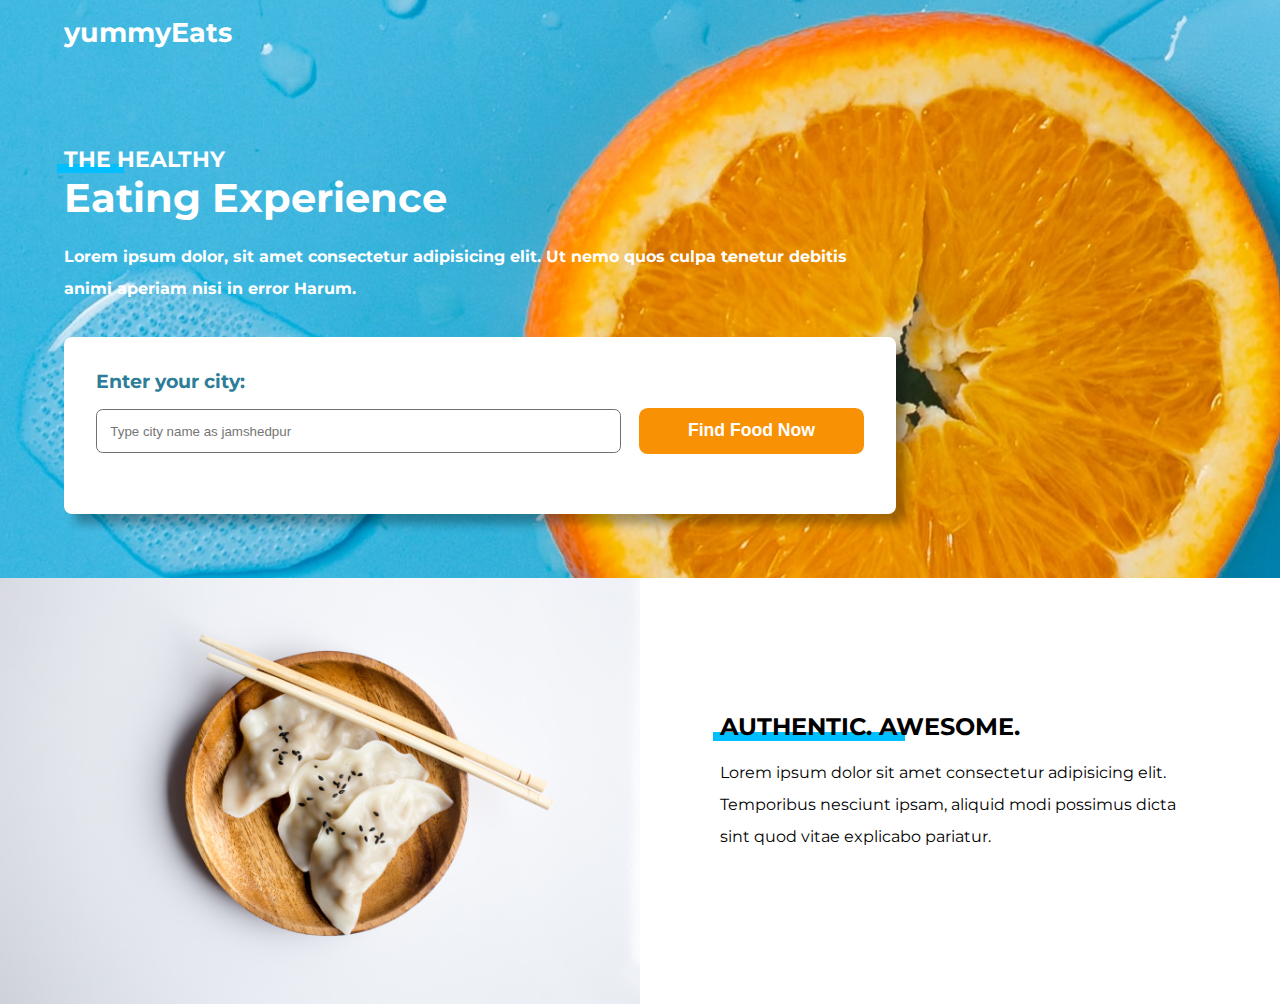
<file: food_ordering_portal/index.html>
<!DOCTYPE html>
<html lang="en">
<head>
    <meta charset="UTF-8">
    <meta http-equiv="X-UA-Compatible" content="IE=edge">
    <meta name="viewport" content="width=device-width, initial-scale=1.0">
    <title>yummyEats- 1</title>
    <link rel="icon" href="https://img.icons8.com/color/48/fa314a/half-orange.png" type="image/x-icon">
    <link rel="stylesheet" href="css/main.css">
    <script>
        function city_Name()
        {
            var city_val= document.getElementById('city').value;
            if (city_val == 'jamshedpur' || city_val =='Jamshedpur')
            {
                window.location.replace("index1.html");
            }else{
                alert("Sorry our services are limited right now. Please type correct city name");
            }
        }
    </script>
</head>
<body>
<div class="hero-bg">
<section class="top">
<header>
<a href="#">yummyEats</a>
</header>
<h1><span>The Healthy</span> Eating Experience</h1>
<p>Lorem ipsum dolor, sit amet consectetur adipisicing elit. Ut nemo quos culpa tenetur debitis animi aperiam nisi in error Harum.</p>
<div class="form-container">
<form action="">
    <div class="form-left">
    <label for="city">Enter your city:</label>
    <input type="text" name="city" id="city" value="" placeholder="Type city name as jamshedpur">
    <p>Example: "San Diego"</p>
    </div>
    <input type="button" value="Find Food Now" onclick="city_Name()">
</form>
</div>
</section>
</div> 
<section class="Authentic">
    <div class="right-col">
        <h2>Authentic. Awesome.</h2>
        <p>Lorem ipsum dolor sit amet consectetur adipisicing elit. Temporibus nesciunt ipsam, aliquid modi possimus dicta sint quod vitae explicabo pariatur.</p>
    </div>
    <img src="images/food.jpg" alt="food on a plate">
</section>
</body>
</html>
</file>
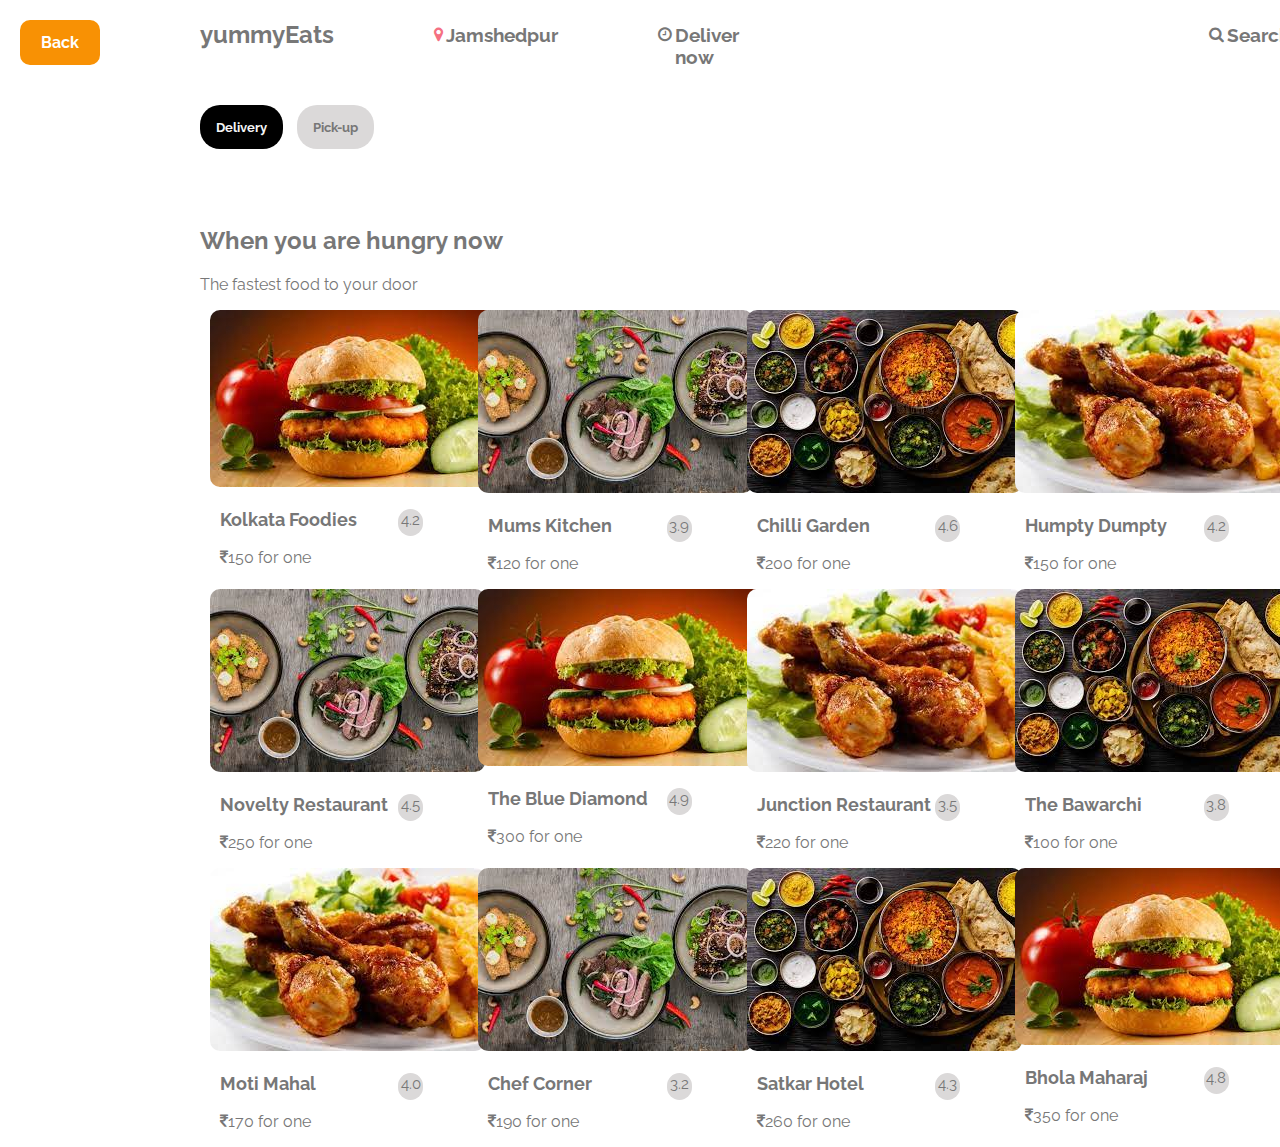
<file: food_ordering_portal/index1.html>
<!DOCTYPE html>
<html lang="en">
<head>
    <meta charset="UTF-8">
    <meta http-equiv="X-UA-Compatible" content="IE=edge">
    <meta name="viewport" content="width=device-width, initial-scale=1.0">
    <title>yummyEats- 2</title>
    <link rel="icon" href="https://img.icons8.com/color/48/fa314a/half-orange.png" type="image/x-icon">
    <link rel="stylesheet" href="css/main1.css">
    <script>
        function go_back(){
    window.location.replace("index.html");
}
        function res_in_details(){
            window.location.replace("index2.html");
        }
    </script>
</head>
<body>
    <div class="back">
        <button class="back_btn" onclick="go_back()">Back</button>
    </div>
    <div class="main">
        <div class="nav"><link rel="stylesheet" href="https://cdnjs.cloudflare.com/ajax/libs/font-awesome/4.7.0/css/font-awesome.min.css">
        <div class="header"><h2>yummyEats</h2></div>
        <div class="location"><i class="fa fa-map-marker"></i><h3>Jamshedpur</h3></div>
        <div class="deliverN"><i class="fa fa-clock-o"></i><h3>Deliver now</h3></div>
        <div id="right">
        <div class="search"><i class="fa fa-search"></i><h3>Search</h3></div>
        <div class="signin"><h3>Sign in</h3></div>
        </div>
        </div>
        <br>
        <div class="buttons">
            <button class="click" id="delivery"></image>Delivery</button>
            <button class="click" id="pickup">Pick-up</button>
        </div>
        <br><br><br>
        <div class="header1">
        <h2>When you are hungry now</h2>
        <p class="fast">The fastest food to your door</p>
    </div>
    <div class="row">
        <div class="column">
            <div class="imtext">
            <img class="card" src="images/hotel4.jpg" onclick="res_in_details()">
            <div class="hotel_text" onclick="res_in_details()">
            <div class="rating">4.2</div>
            <p class="text">Kolkata Foodies</p>
            <p class="text1"><i class="fa fa-inr"></i>150 for one</p>
            </div>
            </div>
        </div>
        <div class="column">
            <div class="imtext">
            <img class="card" src="images/hotel2.jpg" onclick="res_in_details()">
            <div class="hotel_text" onclick="res_in_details()">
            <div class="rating">3.9</div>
            <p class="text">Mums Kitchen</p>
            <p class="text1"><i class="fa fa-inr"></i>120 for one</p>
            </div>
            </div>
        </div>
        <div class="column">
            <div class="imtext">
            <img class="card" src="images/hotel3.jpg" onclick="res_in_details()">
            <div class="hotel_text" onclick="res_in_details()">
            <div class="rating">4.6</div>
            <p class="text">Chilli Garden</p>
            <p class="text1"><i class="fa fa-inr"></i>200 for one</p>
        </div>
        </div>
        </div>
        
            <div class="column">
                <div class="imtext">
                <img class="card" src="images/hotel1.jpg" onclick="res_in_details()">
                <div class="hotel_text" onclick="res_in_details()">
                <div class="rating">4.2</div>
                <p class="text">Humpty Dumpty</p>
                <p class="text1"><i class="fa fa-inr"></i>150 for one</p>
            </div>
                </div>
            </div>
            <div class="column">
                <div class="imtext">
                <img class="card" src="images/hotel2.jpg" onclick="res_in_details()">
                <div class="hotel_text" onclick="res_in_details()">
                <div class="rating">4.5</div>
                <p class="text">Novelty Restaurant</p>
                <p class="text1"><i class="fa fa-inr"></i>250 for one</p>
            </div>
                </div>
            </div>
            <div class="column">
                <div class="imtext">
                <img class="card" src="images/hotel4.jpg" onclick="res_in_details()">
                <div class="hotel_text" onclick="res_in_details()">
                <div class="rating">4.9</div>
                <p class="text">The Blue Diamond</p>
                <p class="text1"><i class="fa fa-inr"></i>300 for one</p>
            </div>
                </div>
            </div>
            <div class="column">
                <div class="imtext">
                <img class="card" src="images/hotel1.jpg" onclick="res_in_details()">
                <div class="hotel_text" onclick="res_in_details()">
                <div class="rating">3.5</div>
                <p class="text">Junction Restaurant</p>
                <p class="text1"><i class="fa fa-inr"></i>220 for one</p>
            </div>
                </div>
            </div>
            <div class="column">
                <div class="imtext">
                <img class="card" src="images/hotel3.jpg" onclick="res_in_details()">
                <div class="hotel_text" onclick="res_in_details()">
                <div class="rating">3.8</div>
                <p class="text">The Bawarchi</p>
                <p class="text1"><i class="fa fa-inr"></i>100 for one</p>
            </div>
                </div>
            </div>
            <div class="column">
                <div class="imtext">
                <img class="card" src="images/hotel1.jpg" onclick="res_in_details()">
                <div class="hotel_text" onclick="res_in_details()">
                <div class="rating">4.0</div>
                <p class="text">Moti Mahal</p>
                <p class="text1"><i class="fa fa-inr"></i>170 for one</p>
            </div>
                </div>
            </div>
            <div class="column">
                <div class="imtext">
                <img class="card" src="images/hotel2.jpg" onclick="res_in_details()">
                <div class="hotel_text" onclick="res_in_details()">
                <div class="rating">3.2</div>
                <p class="text">Chef Corner</p>
                <p class="text1"><i class="fa fa-inr"></i>190 for one</p>
            </div>
                </div>
            </div>
            <div class="column">
                <div class="imtext">
                <img class="card" src="images/hotel3.jpg" onclick="res_in_details()">
                <div class="hotel_text" onclick="res_in_details()">
                <div class="rating">4.3</div>
                <p class="text">Satkar Hotel</p>
                <p class="text1"><i class="fa fa-inr"></i>260 for one</p>
            </div>
                </div>
            </div>
            <div class="column">
                <div class="imtext">
                <img class="card" src="images/hotel4.jpg" onclick="res_in_details()">
                <div class="hotel_text" onclick="res_in_details()">
                <div class="rating">4.8</div>
                <p class="text">Bhola Maharaj</p>
                <p class="text1"><i class="fa fa-inr"></i>350 for one</p>
            </div>
                </div>
            </div>
           
        </div> 
    </div>
</body>
</html>
</file>
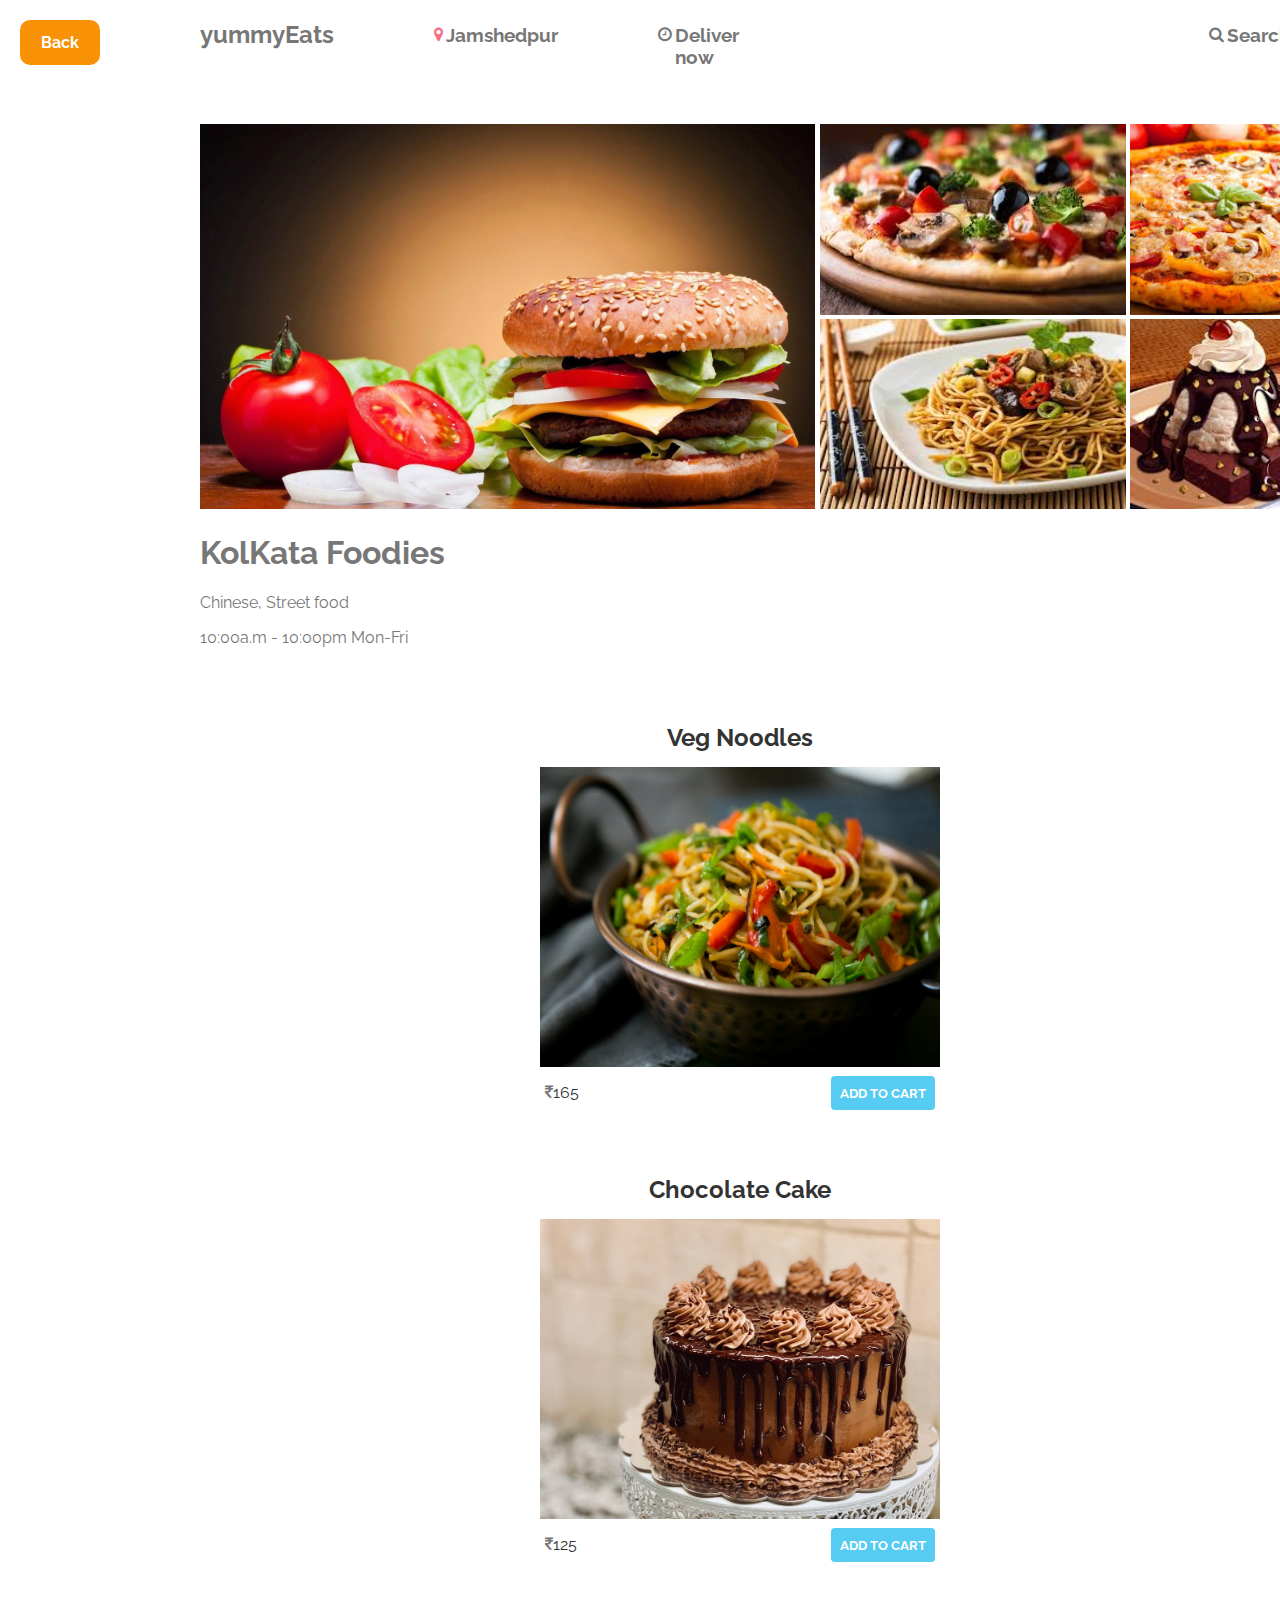
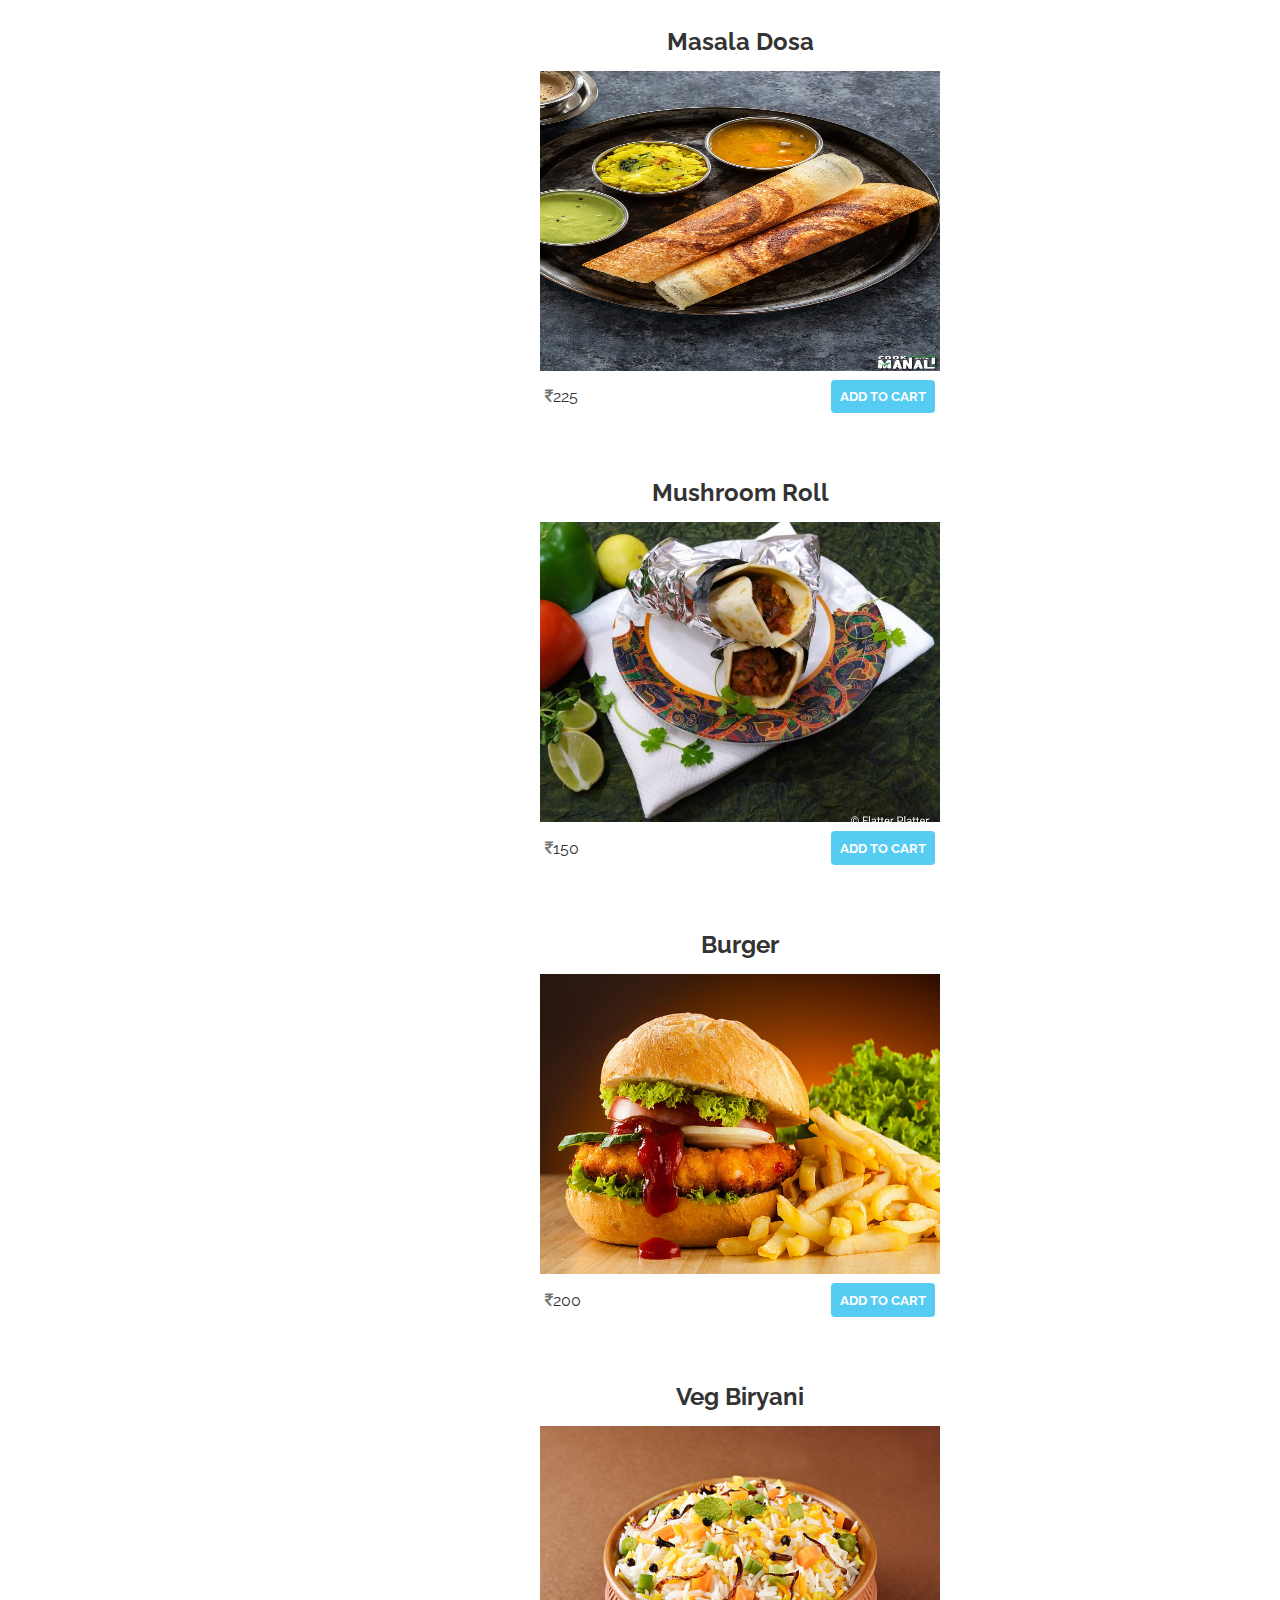
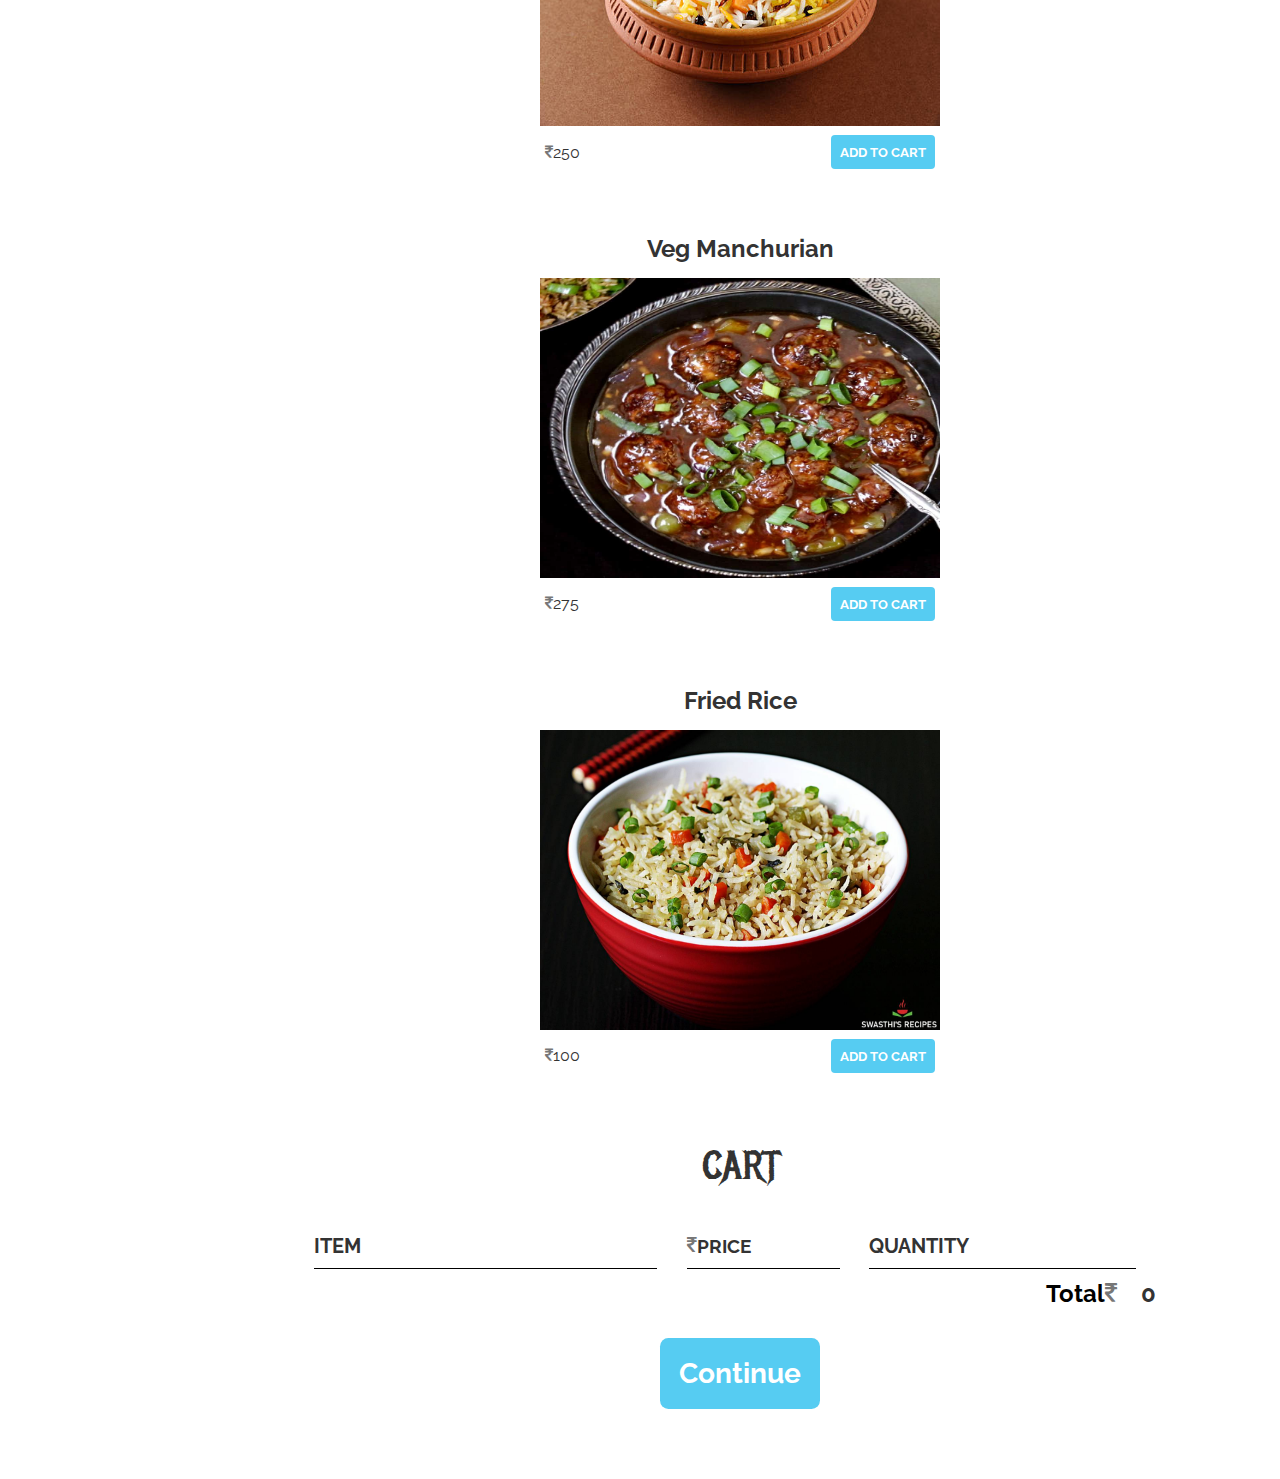
<file: food_ordering_portal/index2.html>
<!DOCTYPE html>
<html>
    <head>
        <title>yummyEats- 3</title>
        <link rel="icon" href="https://img.icons8.com/color/48/fa314a/half-orange.png" type="image/x-icon">
        <meta name="description" content="This is the description">
        <link rel="stylesheet" href="css/main2.css" />
        <script src="js/store2.js" async></script>
    </head>
    <body>
        <div class="back">
            <button class="back_btn" onclick="go_back()">Back</button>
        </div>
        <div class="main">
            <div class="nav"><link rel="stylesheet" href="https://cdnjs.cloudflare.com/ajax/libs/font-awesome/4.7.0/css/font-awesome.min.css">
            <div class="header"><h2>yummyEats</h2></div>
            <div class="location"><i class="fa fa-map-marker"></i><h3>Jamshedpur</h3></div>
            <div class="deliverN"><i class="fa fa-clock-o"></i><h3>Deliver now</h3></div>
            <div id="right">
            <div class="search"><i class="fa fa-search"></i><h3>Search</h3></div>
            <div class="signin"><h3>Sign in</h3></div>
            </div>
            </div>
            <br><br>
            <div class="first_image">
            <img class="res_image1" src="images/res_image7.jpg">
            <div class="sec_image">
            <img class="res_image2" src="images/res_image2.jpg">
            <img class="res_image3" src="images/res_image3.jpg">
            <img class="res_image4" src="images/res_image4.jpg">
            <img class="res_image5" src="images/res_image5.jpg">
            </div>
        </div>
        
        <div class="res_details">
            <h1 class="res_name">KolKata Foodies</h1>
            <p>Chinese, Street food</p>
            <p>10:00a.m - 10:00pm Mon-Fri</p>
        </div>  
           
        <section class="container content-section">
        
            <div class="food-items">
                <div class="food-item">
                    <span class="food-item-title">Veg Noodles</span>
                    <img class="food-item-image" src="images/veg_noodles.jpg">
                    <div class="food-item-details">
                        <span class="food-item-price"><i class="fa fa-inr"></i>165</span>
                        <button class="btn btn-primary food-item-button" type="button">ADD TO CART</button>
                    </div>
                </div>
                <div class="food-item">
                    <span class="food-item-title">Chocolate Cake</span>
                    <img class="food-item-image" src="images/chocolate_cake.jpg">
                    <div class="food-item-details">
                        <span class="food-item-price"><i class="fa fa-inr"></i>125</span>
                        <button class="btn btn-primary food-item-button"type="button">ADD TO CART</button>
                    </div>
                </div>
                <div class="food-item">
                    <span class="food-item-title">Masala Dosa</span>
                    <img class="food-item-image" src="images/masala_Dosa.jpg">
                    <div class="food-item-details">
                        <span class="food-item-price"><i class="fa fa-inr"></i>225</span>
                        <button class="btn btn-primary food-item-button" type="button">ADD TO CART</button>
                    </div>
                </div>
                <div class="food-item">
                    <span class="food-item-title">Mushroom Roll</span>
                    <img class="food-item-image" src="images/mushroom_roll.jpg">
                    <div class="food-item-details">
                        <span class="food-item-price"><i class="fa fa-inr"></i>150</span>
                        <button class="btn btn-primary food-item-button" type="button">ADD TO CART</button>
                    </div>
                </div>
                <div class="food-item">
                    <span class="food-item-title">Burger</span>
                    <img class="food-item-image" src="images/burger.jpg">
                    <div class="food-item-details">
                        <span class="food-item-price"><i class="fa fa-inr"></i>200</span>
                        <button class="btn btn-primary food-item-button" type="button">ADD TO CART</button>
                    </div>
                </div>
                <div class="food-item">
                    <span class="food-item-title">Veg Biryani</span>
                    <img class="food-item-image" src="images/veg_biryani.jpg">
                    <div class="food-item-details">
                        <span class="food-item-price"><i class="fa fa-inr"></i>250</span>
                        <button class="btn btn-primary food-item-button" type="button">ADD TO CART</button>
                    </div>
                </div>
                <div class="food-item">
                    <span class="food-item-title">Veg Manchurian</span>
                    <img class="food-item-image" src="images/veg_manchurian.jpg">
                    <div class="food-item-details">
                        <span class="food-item-price"><i class="fa fa-inr"></i>275</span>
                        <button class="btn btn-primary food-item-button" type="button">ADD TO CART</button>
                    </div>
                </div>
                <div class="food-item">
                    <span class="food-item-title">Fried Rice</span>
                    <img class="food-item-image" src="images/fried_rice.jpg">
                    <div class="food-item-details">
                        <span class="food-item-price"><i class="fa fa-inr"></i>100</span>
                        <button class="btn btn-primary food-item-button" type="button">ADD TO CART</button>
                    </div>
                </div>
            </div>
        </section>
        <section class="container content-section">
            <h2 class="section-header">CART</h2>
            <div class="cart-row">
                <span class="cart-item cart-header cart-column">ITEM</span>
                <span class="cart-price cart-header cart-column"><i class="fa fa-inr"></i>PRICE </span>
                <span class="cart-quantity cart-header cart-column">QUANTITY</span>
            </div>
            <div class="cart-items">
            </div>
            <div class="cart-total">
                <strong class="cart-total-title">Total<i class="fa fa-inr"></i></strong>
                <strong class="cart-total-price">0</strong>
            </div>
            <button class="btn btn-primary btn-purchase" type="button">Continue</button>
        </section>
        
    </body>
</html>
</file>
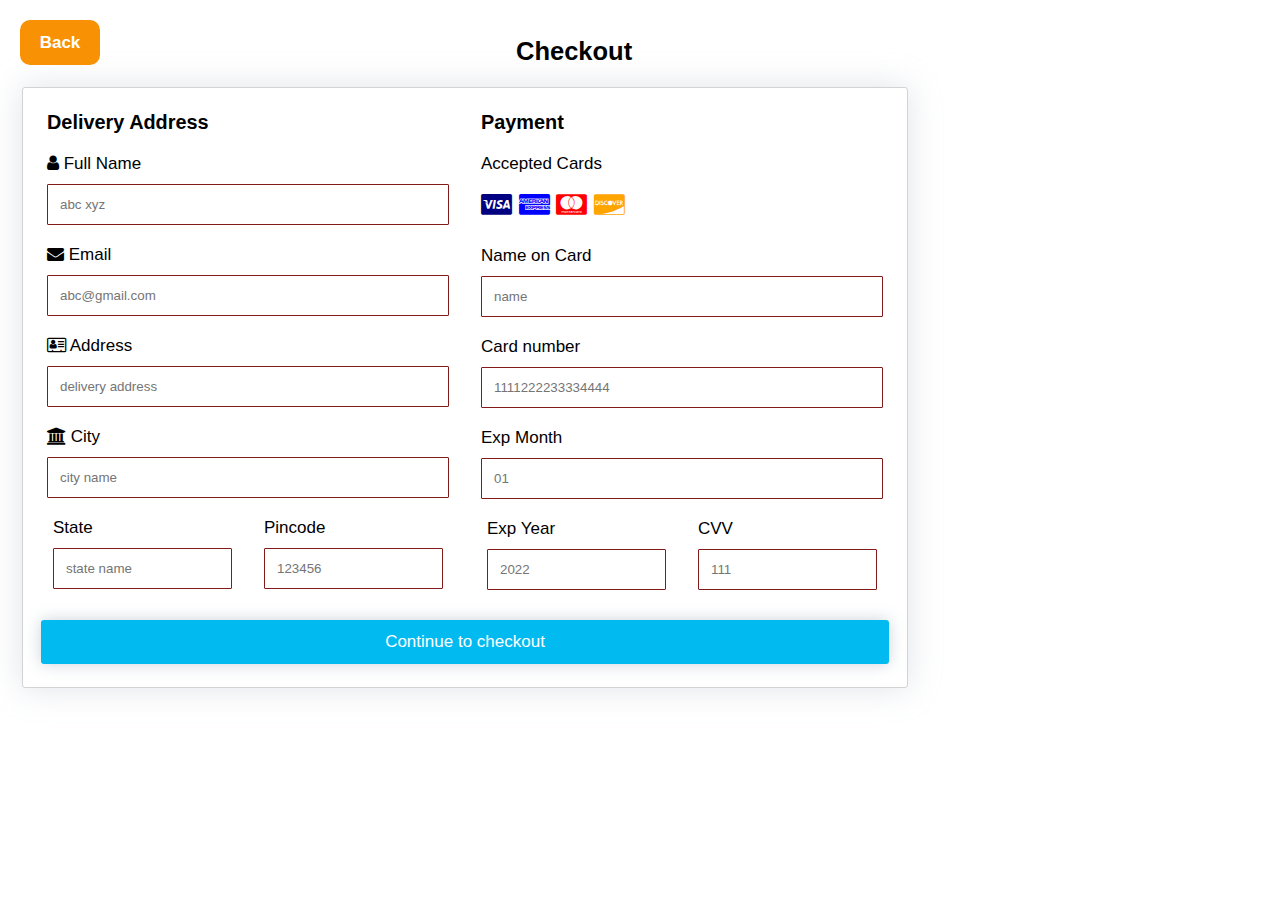
<file: food_ordering_portal/index3.html>
<!DOCTYPE html>
<html>
<head>
    <title>yummyEats- 4</title>
    <link rel="icon" href="https://img.icons8.com/color/48/fa314a/half-orange.png" type="image/x-icon">
    <meta name="viewport" content="width=device-width, initial-scale=1">
    <link rel="stylesheet" href="https://cdnjs.cloudflare.com/ajax/libs/font-awesome/4.7.0/css/font-awesome.min.css">
   
    <link rel="stylesheet" href="css/main3.css">
</head>
<script src="js/store3.js" async></script>
<body>
    <div class="back">
        <button class="back_btn" onclick="go_back()">Back</button>
    </div>

<h2 class="checkout">Checkout</h2>
<div class="row">
    <div class="col-75">
        <div class="container">
            <form id="form_val">
                <div class="row">
                    <div class="col-50">
                        <h3>Delivery Address</h3>
                        <label for="fname"><i class="fa fa-user"></i> Full Name</label>
                        <input type="text" id="fname" name="fullname" placeholder="abc xyz" value="">
                        <label for="email"><i class="fa fa-envelope"></i> Email</label>
                        <input type="text" id="email" name="email" placeholder="abc@gmail.com" >
                        <label for="adr"><i class="fa fa-address-card-o"></i> Address</label>
                        <input type="text" id="adr" name="address" placeholder="delivery address">
                        <label for="city"><i class="fa fa-institution"></i> City</label>
                        <input type="text" id="city" name="city" placeholder="city name" >

                        <div class="row">
                            <div class="col-50">
                                <label for="state">State</label>
                                <input type="text" id="state" name="state" placeholder="state name">
                            </div>
                            <div class="col-50">
                                <label for="zip">Pincode</label>
                                <input type="number" id="zip" name="zip" placeholder="123456">
                            </div>
                        </div>
                    </div>

                    <div class="col-50">
                        <h3>Payment</h3>
                        <label for="fname">Accepted Cards</label>
                        <div class="icon-container">
                            <i class="fa fa-cc-visa" style="color:navy;"></i>
                            <i class="fa fa-cc-amex" style="color:blue;"></i>
                            <i class="fa fa-cc-mastercard" style="color:red;"></i>
                            <i class="fa fa-cc-discover" style="color:orange;"></i>
                        </div>

                        <label for="cname">Name on Card</label>
                        <input type="text" id="cname" name="cardname" placeholder="name">
                        <label for="ccnum">Card number</label>
                        <input type="number" id="ccnum" name="cardnumber" placeholder="1111222233334444">
                        <label for="expmonth">Exp Month</label>
                        <input type="number" id="expmonth" name="expmonth" placeholder="01">
                        <div class="row">
                            <div class="col-50">
                                <label for="expyear">Exp Year</label>
                                <input type="number" id="expyear" name="expyear" placeholder="2022">
                            </div>
                            <div class="col-50">
                                <label for="cvv">CVV</label>
                                <input type="number" id="cvv" name="cvv" placeholder="111">
                            </div>
                        </div>
                    </div>
                </div>
                
                <input type="button" value="Continue to checkout" class="btn" onclick="validate()">
            </form>
        </div>
    </div>
    
</div>

</body>
</html>
</file>
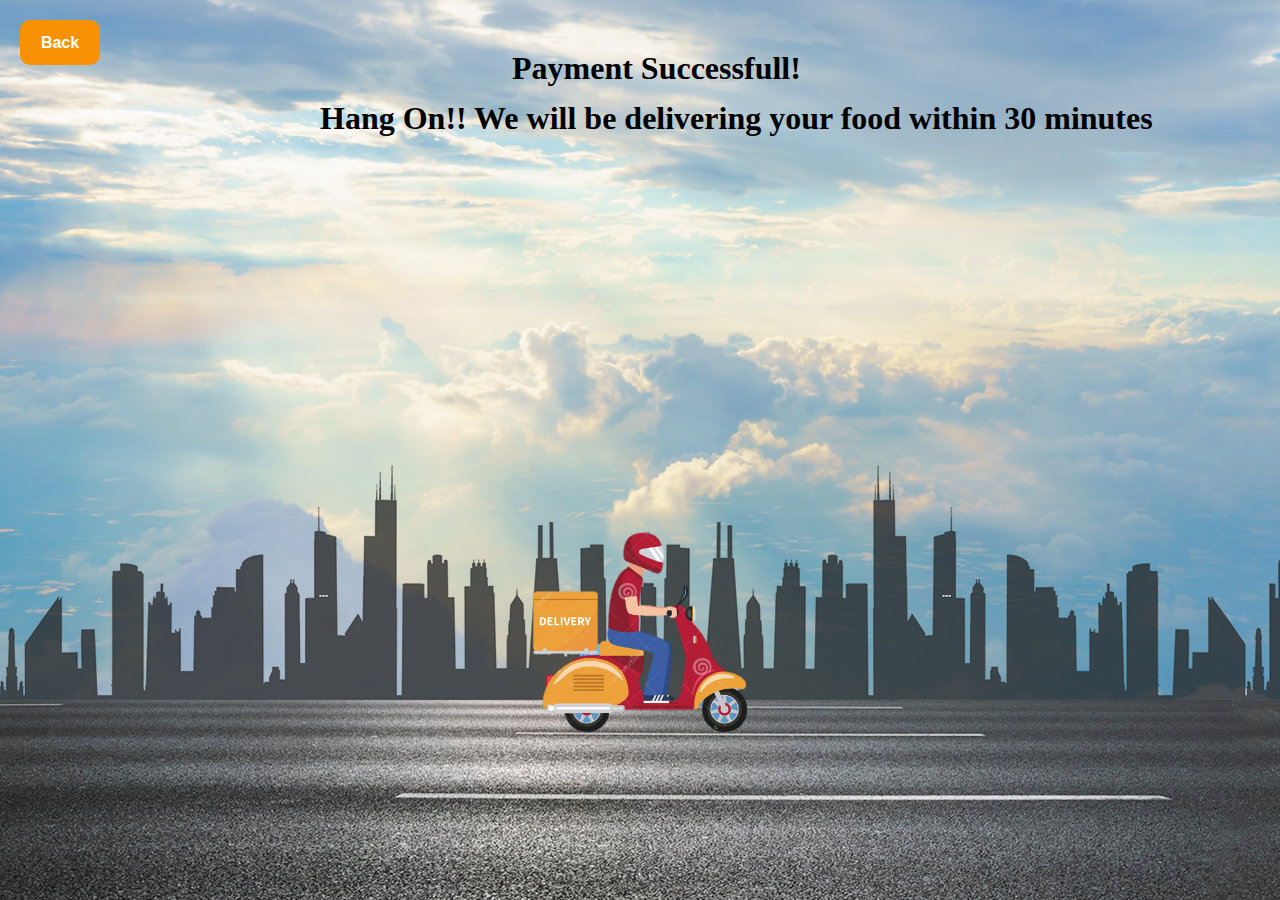
<file: food_ordering_portal/index4.html>
<!DOCTYPE html>
<html lang="en">
<head>
    <meta charset="UTF-8">
    <meta http-equiv="X-UA-Compatible" content="IE=edge">
    <meta name="viewport" content="width=device-width, initial-scale=1.0">
    <title>yummyEats- 5</title>
    <link rel="icon" href="https://img.icons8.com/color/48/fa314a/half-orange.png" type="image/x-icon">
    <link rel="stylesheet" href="css/main4.css">
</head>
<script>
     function go_back(){
        window.location.replace("index3.html");
    }
</script>
<body>
    <div class="back">
        <button class="back_btn" onclick="go_back()">Back</button>
    </div>
    <div class="hero" style="background-image: url(images/sky.jpg);">
        <div class="highway" style="background-image: url(images/road.jpg);"></div>
            <div class="city" style="background-image: url(images/city.png);"></div>
            <div class="bike">
                <img src="images/bike_rider.png"></div>
                <div class="text1">
                    <h1>Payment Successfull!</h1>
                </div>
                <div class="text2">
                    <h1>Hang On!! We will be delivering your food within 30 minutes</h1>
                </div>
    </div>
    
</body>
</html>
</file>
<file: food_ordering_portal/css/main.css>
@import url('https://fonts.googleapis.com/css2?family=Montserrat:wght@400;700&display=swap');

:root{
    --leading: 2em;
}


body{
    font-family: 'Montserrat', sans-serif;
    margin: 0;
}

.hero-bg{
    background: #307D99 url('../images/mae-mu-8Vh6ulKc50o-unsplash.jpg');
    background-position: 12% 83%;
    color: white;
    text-align: center; 
    padding-bottom: 4em;
}
header{
    padding: 1em 0;
}


.hero-bg a{
    color: white;
    text-decoration: none;
    font-weight: bold;
    font-size: 1.7rem;
    
}
section{
    margin: 0 1em;
}
h1{
    font-size: 2.5rem;
    margin: 2em 0 1.2rem;
}
h1 span{
    text-transform: uppercase;
    display: block;
    font-size: 1.4rem;
    position: relative;
    z-index: 1;

}
h1 span::before{
    content: ' ';
    position: absolute;
    width: 3em;
    background-color: #00BFFF;
    height: .4em;
    bottom: 0;
    z-index: -1;
    margin-left: -.3em;
}
.hero-bg p{
    font-weight: bold;
    margin: 0 1em 3em;
}
.form-container{
    background-color: white;
    margin: 2em -1em 0;
    padding: 2em;
}
label{
    color: #2D7D98;
    font-weight: bold;
    display: block;
    margin-bottom: 1em;
    font-size: 1.2em;
}
input[type=text] {
    border: 1px solid #707070;
    width: 100%;
    box-sizing: border-box;
    padding: 1em;
    border-radius: .5em;
    margin-top: 1.2em;
}
.form-container p{
    margin-bottom: 1.5em;
    font-weight: normal;
    font-size: .9em;
    margin-top: .3em;
}

input[type=button]{
    background-color: #F89104;
    border: none;
    width: 100%;
    color: white;
    font-weight: bold;
    padding: 1em 0;
    border-radius: .5em;
    font-size: 1.3em;
    cursor: pointer;

}
input[type=button]:hover {
    background-color: yellow;
}
.Authentic{
    margin: 0;
}
.right-col{
    text-align: center;
    margin: 3em 1em;
}
h2{
    text-transform: uppercase;
    position: relative;
}
h2::before{
    content: ' ';
    position: absolute;
    width: 8em;
    background-color: #00BFFF;
    height: .4em;
    bottom: 0;
    z-index: -1;
    margin-left: -.3em;
}

img{
    width: 100%;
}
p{
    line-height: var(--leading);
}
@media(min-width: 730px){
    section{
        margin: 0 4em;
    }
    .form-container{
        background-color: white;
        margin: 2em -4em 0;
    }
}
@media(min-width: 930px)
{
    .hero-bg{
        text-align: left;
    }
    .hero-bg p{
        margin: 0 0 3em;
    }
    .hero-bg section{
        width: 65%;
    }
    .form-container{
        margin: 2em 0 0;
        padding: 2em;
        border-radius: .5em;
        box-shadow: 10px 10px 10px rgba(0,0,0,.3);
    }
    form{
        display: flex;
    }
    .form-left{
        width: 70%;
    }
    label{
        margin: 0;
    }
    input[type=button]{
        height: fit-content;
        font-size: 1.1em;
        margin-left: 1em;
        margin-top: 2.2em;
        padding: .7em 0;
        width: 30%;

    }
    .hero-bg p{
        margin-bottom: 0;
    }
    section.Authentic{
        display: grid;
        grid-template-columns: repeat(2, 50%);
        grid-template-areas: "bowl content";
    }
    .right-col{
        grid-area: content;
        padding: 0 10%;
        text-align: left;
        align-self: center;
    }
    img{
        grid-area: bowl;
    }
    h2{
        margin: 0;
    }
}

.top{
    animation: fadeIn 2s forwards;

}
@keyframes fadeIn{
    from{
        opacity: 0;
        transform: translateY(-2em);

    }to{
        opacity: 1;
        transform: translateY(0);

    }
}
</file>
<file: food_ordering_portal/css/main1.css>
@import url('https://fonts.googleapis.com/css?family=Raleway:300,400,700');
@import url("https://fonts.googleapis.com/css?family=Metal+Mania");

@font-face {
    font-family: "Booter - Zero Zero";
    src: url("Fonts/Booter - Zero Zero.woff") format("woff"),
         url("Fonts/Booter - Zero Zero.woff2") format("woff2");
    font-weight: normal;
    font-style: normal;
}

*{
   box-sizing: boder-box;
   font-family: Raleway;
    color: #777;
}
body{
    margin:0%;
}
.back{
    position: absolute;
    z-index: 1;
    top: 20px;
    left: 20px
    
}
.back_btn{
    width: 80px;
    height:45px;
    border-radius: 10px;
    font-weight: bold;
    border:none;
    background-color: #F89104;
    color: white;
    font-size: 1em;
}
.back_btn:hover{
    background-color: yellow;
}
.main{
    padding-left: 200px;
}
.nav{
    display: flex;
}
.location{
    padding-left: 100px;
    padding-top: 5px;
    display: flex;
}
.fa-map-marker{
    padding-top: 21px;
    padding-right: 3px;
    color:#F57082;
}
.fa-clock-o{
    padding-top: 21px;
    padding-right: 3px;
}
.deliverN{
    padding-left: 100px;
    padding-top: 5px;
    display: flex;
}
.fa-search{
    padding-top: 21px;
    padding-right: 3px;
}
.search{
    padding-left: 70px;
    padding-top: 5px;
    display: flex;
}
.signin{
    padding-left: 70px;
    padding-top: 5px;
    
}
#right{
    padding-left: 400px;
    display: inline-flex;
}

.click{
    padding: 14px 16px;
    border-radius: 20px;
    border: none;
    font-weight: bold;
}

#delivery{
    color:whitesmoke;
    background-color: black;
    margin-right: 10px;
}

#pickup{
    background-color:#DBD9D9;
}

.column{
    float: left;
    width: 23%;
    margin: 0 10px;
    
}

.card{
    text-align: center;
    border-radius: 10px;
    cursor: pointer;
}


.text{
    font-size: 18px;
    font-weight: bold;

    
}
.hotel_text{
    padding-left: 10px;
    cursor: pointer;
}
.rating{
    width:25px;
    height:25px;
    background-color: #DBD9D9;
    border-radius: 16px;
    text-align: center;
    padding-top: 2px;
    font-size: 15px;
    float:right;
    margin-right: 35px;
    
}
</file>
<file: food_ordering_portal/css/main2.css>
@import url('https://fonts.googleapis.com/css?family=Raleway:300,400,700');
@import url("https://fonts.googleapis.com/css?family=Metal+Mania");

@font-face {
    font-family: "Booter - Zero Zero";
    src: url("Fonts/Booter - Zero Zero.woff") format("woff"),
         url("Fonts/Booter - Zero Zero.woff2") format("woff2");
    font-weight: normal;
    font-style: normal;
}

* {
    box-sizing: border-box;
    font-family: Raleway;
    color: #777;
}

html, body {
    margin: 0;
    padding: 0;
    min-height: 100%;
}
.back{
    position: absolute;
    z-index: 1;
    top: 20px;
    left: 20px
    
}
.back_btn{
    width: 80px;
    height:45px;
    border-radius: 10px;
    font-weight: bold;
    border:none;
    background-color: #F89104;
    color: white;
    font-size: 1em;
}
.back_btn:hover{
    background-color: yellow;
}

.main{
    padding-left: 200px;
    
}
.nav{
    display: flex;
}
.location{
    padding-left: 100px;
    padding-top: 5px;
    display: flex;
}
.fa-map-marker{
    padding-top: 21px;
    padding-right: 3px;
    color:#F57082;
}
.fa-clock-o{
    padding-top: 21px;
    padding-right: 3px;
}
.deliverN{
    padding-left: 100px;
    padding-top: 5px;
    display: flex;
}
.fa-search{
    padding-top: 21px;
    padding-right: 3px;
}
.search{
    padding-left: 70px;
    padding-top: 5px;
    display: flex;
}
.signin{
    padding-left: 70px;
    padding-top: 5px;
    
}
#right{
    padding-left: 400px;
    display: inline-flex;
}
.res_image1{
    width: 615px;
    height: auto;
    margin-right: 5px;
}
.first_image{
   display: grid;
   grid-template-columns: auto auto auto auto;
   
   width: 1300px;
   height:400px;
   
}
.sec_image{
   padding-bottom: 0%;
}
.res_image2{
   width: 45%;
   height:45%;
   
}
.res_image3{
   width: 45%;
   height:45%;
}
.res_image4{
   width: 45%;
   height:45%;
}
.res_image5{
   width: 45%;
   height:45%;
}
.res_name{
   margin-top: 10px;
   
}
.res_details{
   padding-bottom: 30px;
   position: sticky;
   top:0px;
   z-index: 1;
   background-color: white;
   
}
.content-section {
    margin: 1em;
}

.container {
    max-width: 900px;
    margin: 0 auto;
    padding: 0 1.5em;
}
.section-header {
    font-family: "Metal Mania";
    font-weight: normal;
    color: #333;
    text-align: center;
    font-size: 2.5em;
}

.btn {
    text-align: center;
    vertical-align: middle;
    padding: .67em .67em;
    cursor: pointer;
}

.btn-primary {
    color: white;
    background-color: #56CCF2;
    border: none;
    border-radius: .3em;
    font-weight: bold;
}

.btn-primary:hover {
    background-color: #2D9CDB;
}

.food-item{
    margin: 30px;
    
}

.food-item-title {
    display: block;
    width: 100%;
    text-align: center;
    font-weight: bold;
    font-size: 1.5em;
    color: #333;
    margin-bottom: 15px;
}

.food-item-image {
    width: 400px;
    height: 300px;
}

.food-item-details {
    display: flex;
    align-items: center;
    padding: 5px;
}

.food-item-price {
    flex-grow: 1;
    color: #333;
}

.food-items {
    display: flex;
    flex-wrap: wrap;
    justify-content: space-around;
}

.cart-header {
    font-weight: bold;
    font-size: 1.25em;
    color: #333;
}

.cart-column {
    display: flex;
    align-items: center;
    border-bottom: 1px solid black;
    margin-right: 1.5em;
    padding-bottom: 10px;
    margin-top: 10px;
}

.cart-row {
    display: flex;
}

.cart-item {
    width: 45%;
}

.cart-price {
    width: 20%;
    font-size: 1.2em;
    color: #333;
}

.cart-quantity {
    width: 35%;
}

.cart-item-title {
    color: #333;
    margin-left: .5em;
    font-size: 1.2em;
}

.cart-item-image {
    width: 75px;
    height: 60px;
    border-radius: 10px;
}

.btn-danger {
    color: white;
    background-color: #EB5757;
    border: none;
    border-radius: .3em;
    font-weight: bold;
}

.btn-danger:hover {
    background-color: #CC4C4C;
}

.cart-quantity-input {
    height: 34px;
    width: 50px;
    border-radius: 5px;
    border: 1px solid #56CCF2;
    background-color: #eee;
    color: #333;
    padding: 0;
    text-align: center;
    font-size: 1.2em;
    margin-right: 25px;
}

.cart-row:last-child {
    border-bottom: 1px solid black;
}

.cart-row:last-child .cart-column {
    border: none;
}

.cart-total {
    text-align: end;
    margin-top: 10px;
    margin-right: 10px;
}

.cart-total-title {
    font-weight: bold;
    font-size: 1.5em;
    color: black;
    margin-right: 20px;
}

.cart-total-price {
    color: #333;
    font-size: 1.5em;
}

.btn-purchase {
    display: block;
    margin: 30px auto 70px auto;
    font-size: 1.75em;
}
</file>
<file: food_ordering_portal/css/main3.css>
body {
    font-family: Arial;
    font-size: 17px;
    padding: 8px;
}
h2{
    text-align:left;
}

* {
    box-sizing: border-box;
}
.back{
    position: absolute;
    z-index: 1;
    top: 20px;
    left: 20px
    
}
.back_btn{
    width: 80px;
    height:45px;
    border-radius: 10px;
    font-weight: bold;
    border:none;
    background-color: #F89104;
    color: white;
    font-size: 1em;
}
.back_btn:hover{
    background-color: yellow;
}

.checkout{
    padding-left: 500px;
    
}

.row {
    display: -ms-flexbox; /* IE10 */
    display: flex;
    -ms-flex-wrap: wrap; /* IE10 */
    flex-wrap: wrap;
    margin: 0 -10px;
}




.col-50 {
    -ms-flex: 50%; /* IE10 */
    flex: 50%;
}

.col-75 {
    -ms-flex: 75%; /* IE10 */
    flex: 75%;
    margin-right: 350px;
}

.col-50,.col-75 {
    padding: 0 16px;
}

.container {
    background-color: #FFFFFF;
    padding: 3px 18px 13px 18px;
    border: 1px solid lightgrey;
    border-radius: 3px;
    box-shadow: 0 0 2rem 0 rgba(168, 180, 194, 0.37);
}


input[type=text] {
    width: 100%;
    margin-bottom: 20px;
    padding: 12px;
    border: 1px solid rgb(130, 26, 26);
    border-radius: 1px;
}
input[type=number]{
    width: 100%;
    margin-bottom: 20px;
    padding: 12px;
    border: 1px solid rgb(130, 26, 26);
    border-radius: 1px;
}

label {
    margin-bottom: 10px;
    display: block;
}

.icon-container {
    margin-bottom: 20px;
    padding: 7px 0;
    font-size: 24px;
}

.btn {
    background-color: #01BAEF;
    color: white;
    padding: 12px;
    margin: 10px 0;
    border: none;
    width: 100%;
    border-radius: 3px;
    cursor: pointer;
    font-size: 17px;
    box-shadow: 0 0 1rem 0 rgba(99, 123, 150, 0.329);

}

.btn:hover {
    background-color: #0CBABA;
}

a {
    color: #2196F3;
}

hr {
    border: 1px solid lightgrey;
}

span.price {
    float: right;
    color: grey;
}


@media (max-width: 800px) {
    .row {
        flex-direction: column-reverse;
    }
  
}
</file>
<file: food_ordering_portal/css/main4.css>
*{
    margin: 0;
    padding: 0;
}
.back{
    position: absolute;
    z-index: 1;
    top: 20px;
    left: 20px
    
}
.back_btn{
    width: 80px;
    height:45px;
    border-radius: 10px;
    font-weight: bold;
    border:none;
    background-color: #F89104;
    color: white;
    font-size: 1em;
}
.back_btn:hover{
    background-color: yellow;
}
.hero{
    height: 100vh;
    width: 100%;
    background-size: cover ;
    background-position: center;
    position: relative;
    overflow-x: hidden;
}
.highway{
    height:200px;
    width: 500%;
    display: block;
    position:absolute;
    bottom: 0;
    left: 0;
    right: 0;
    z-index: 1;
    background-repeat: repeat-x;
    animation: highway 7s linear infinite;
}
.city{
    height: 250px;
    width: 500%;
    position:absolute;
    bottom: 200px;
    left: 0;
    right: 0;
    display: block;
    z-index: 1;
    background-repeat: repeat-x;
    animation: city 30s linear infinite; 
}
.bike{
    width: 400px;
    left: 50%;
    bottom:100px;
    transform: translateX(-50%);
    position: absolute;
    z-index: 2;
}
.bike img{
    width: 100%;
    animation: bike 1s linear infinite;
}
.text1{
    width: 100%;
    left: 40%;
    top: 50px;
    position: absolute;
    z-index: 1;
   
}
.text2{
    width: 100%;
    left: 25%;
    top: 100px;
    position: absolute;
    z-index: 1;
}

@keyframes highway
{
    100%{
        transform: translateX(-2000px)
    }
}
@keyframes city
{
    100%
    {
        transform: translateX(-400px)
    }
}
@keyframes bike{
    100%{
        transform: translateY(-1px);
        
    }
    50%{
        transform: translateY(1px);
        
    }
    0%{
        transform: translateY(-1px);

        }
        
}
</file>
